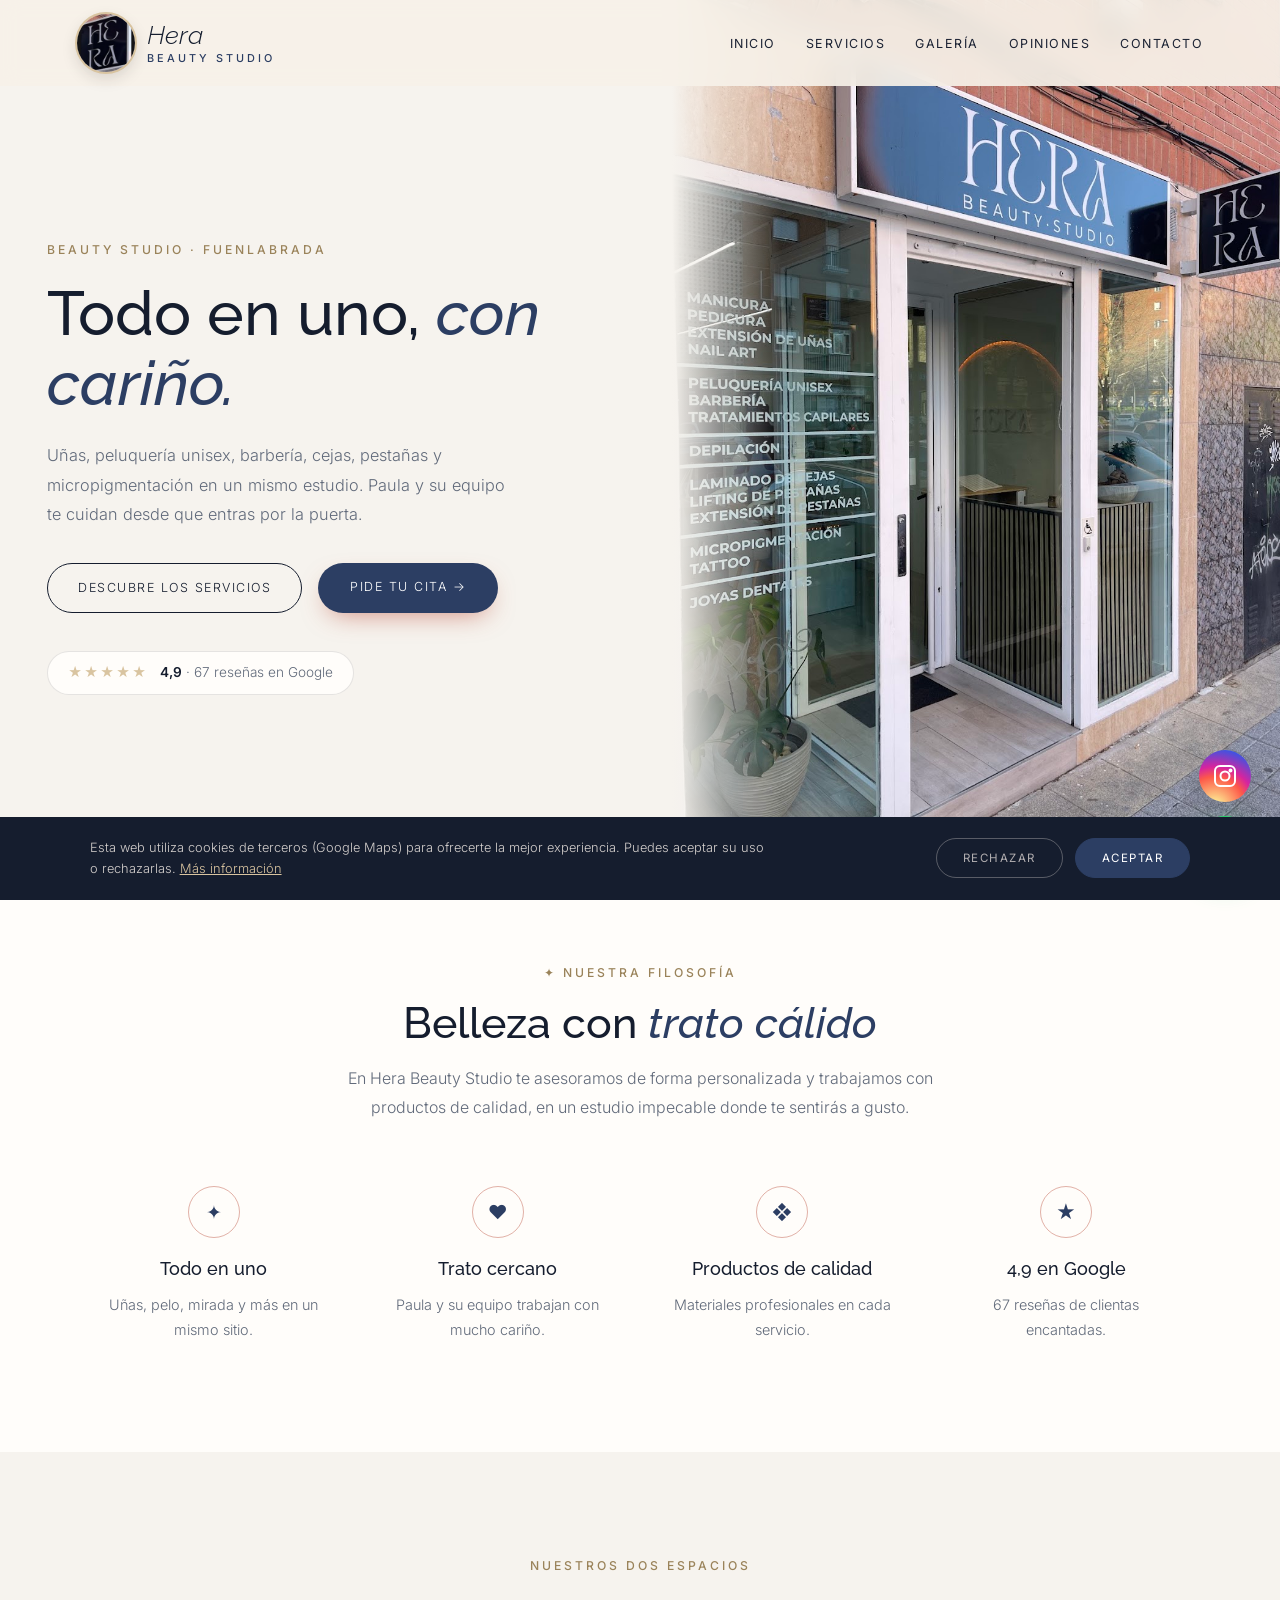
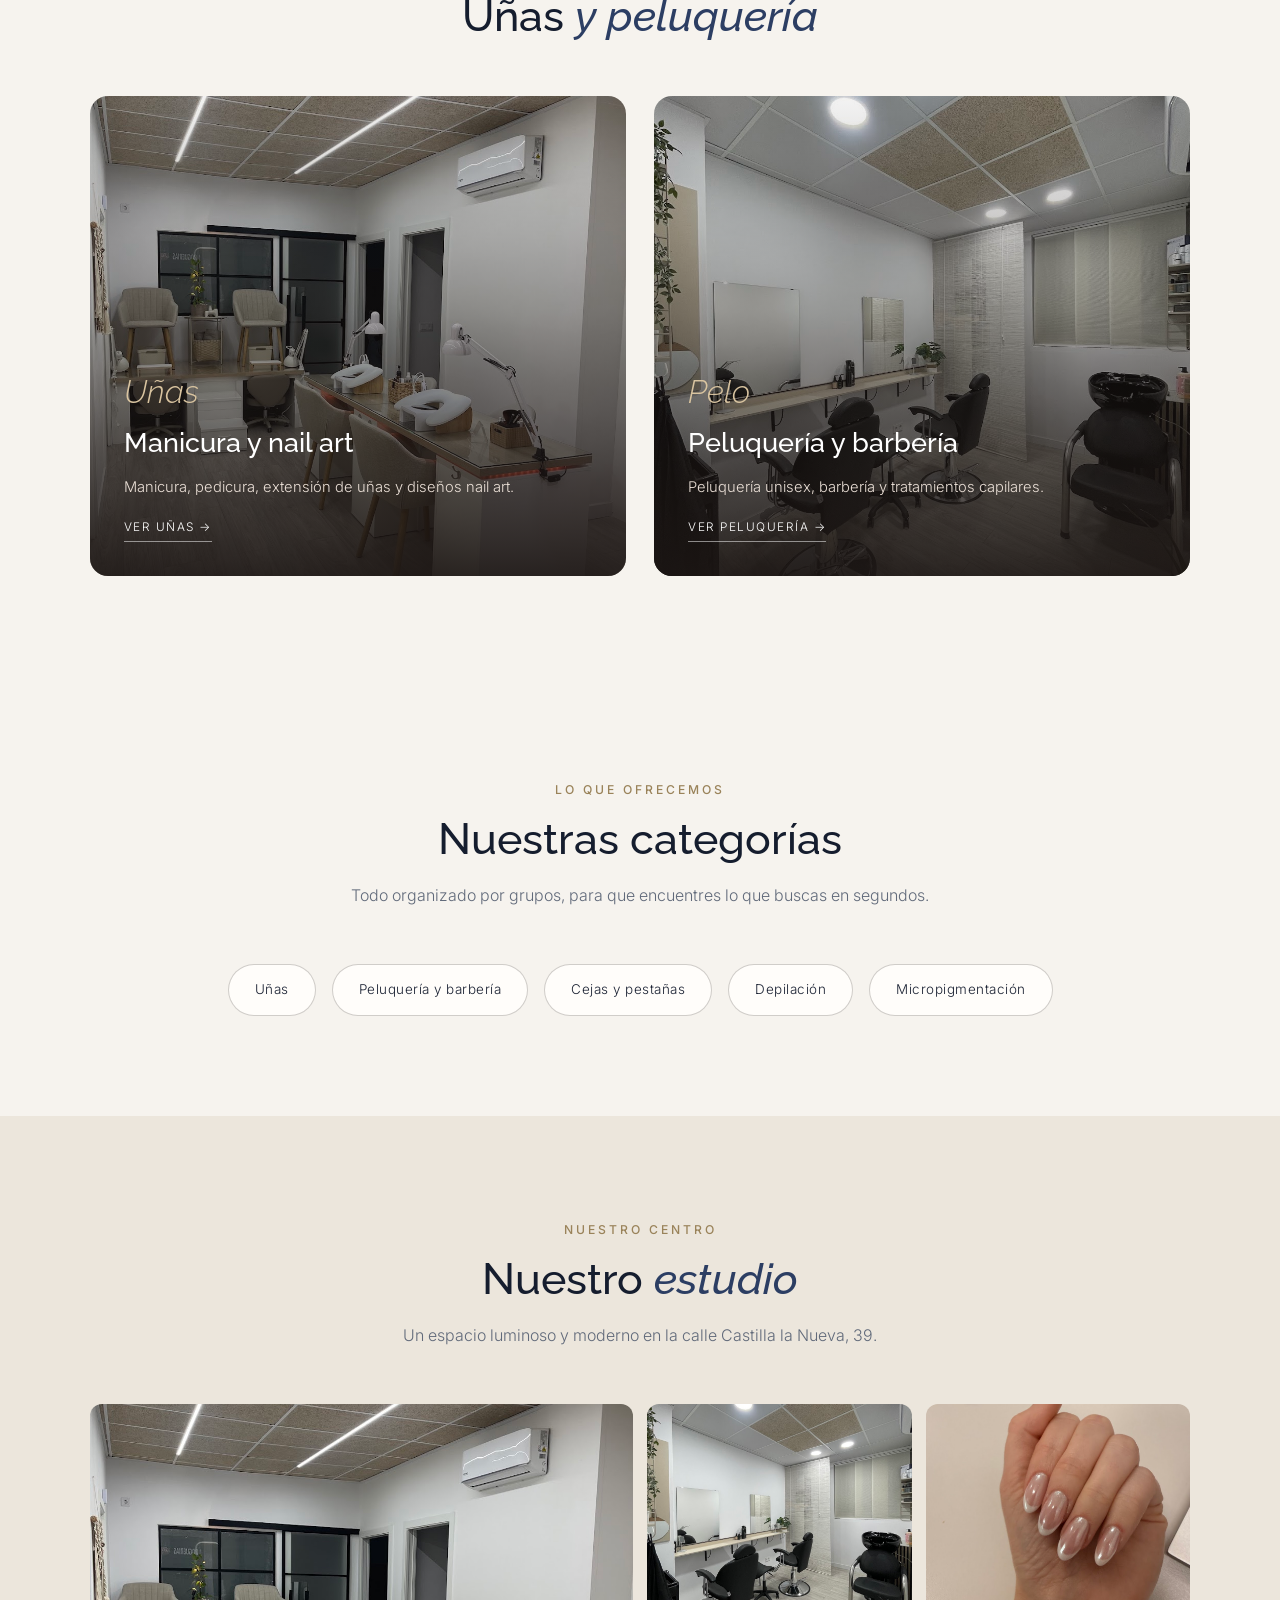
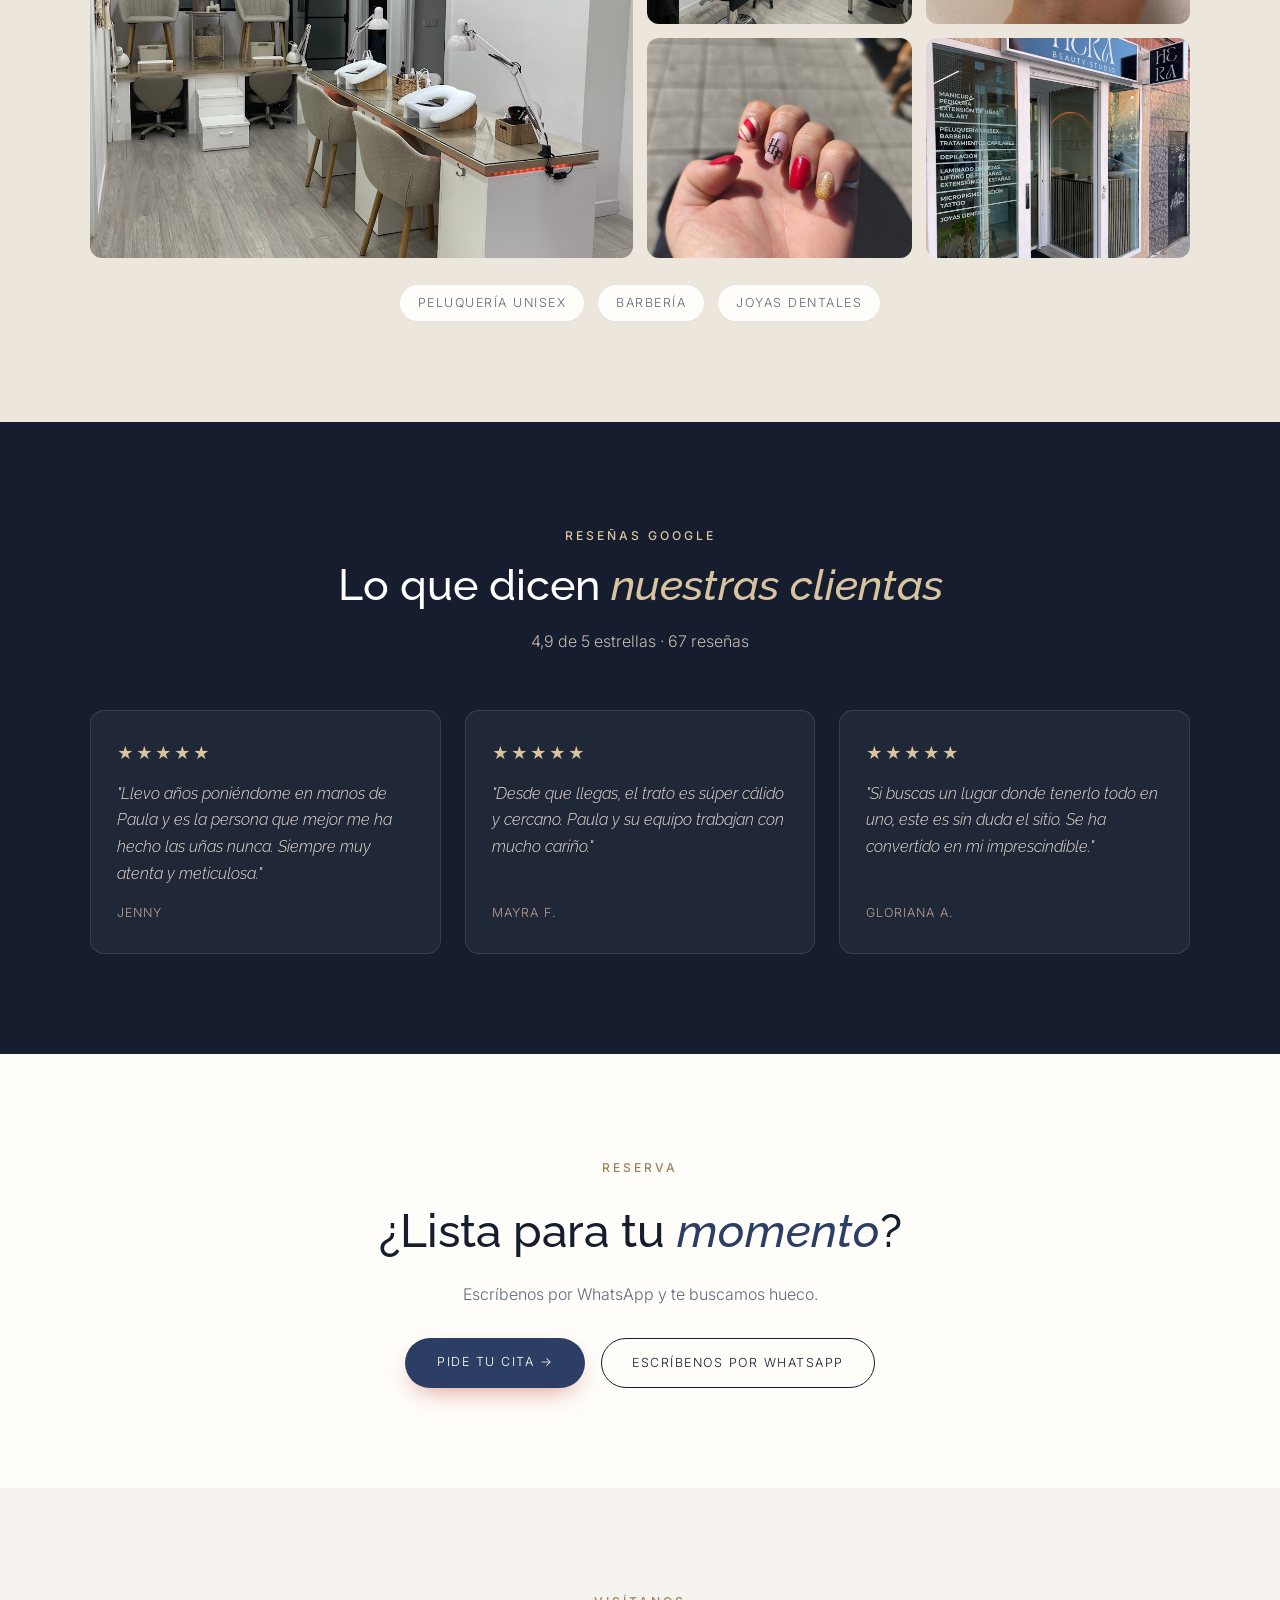
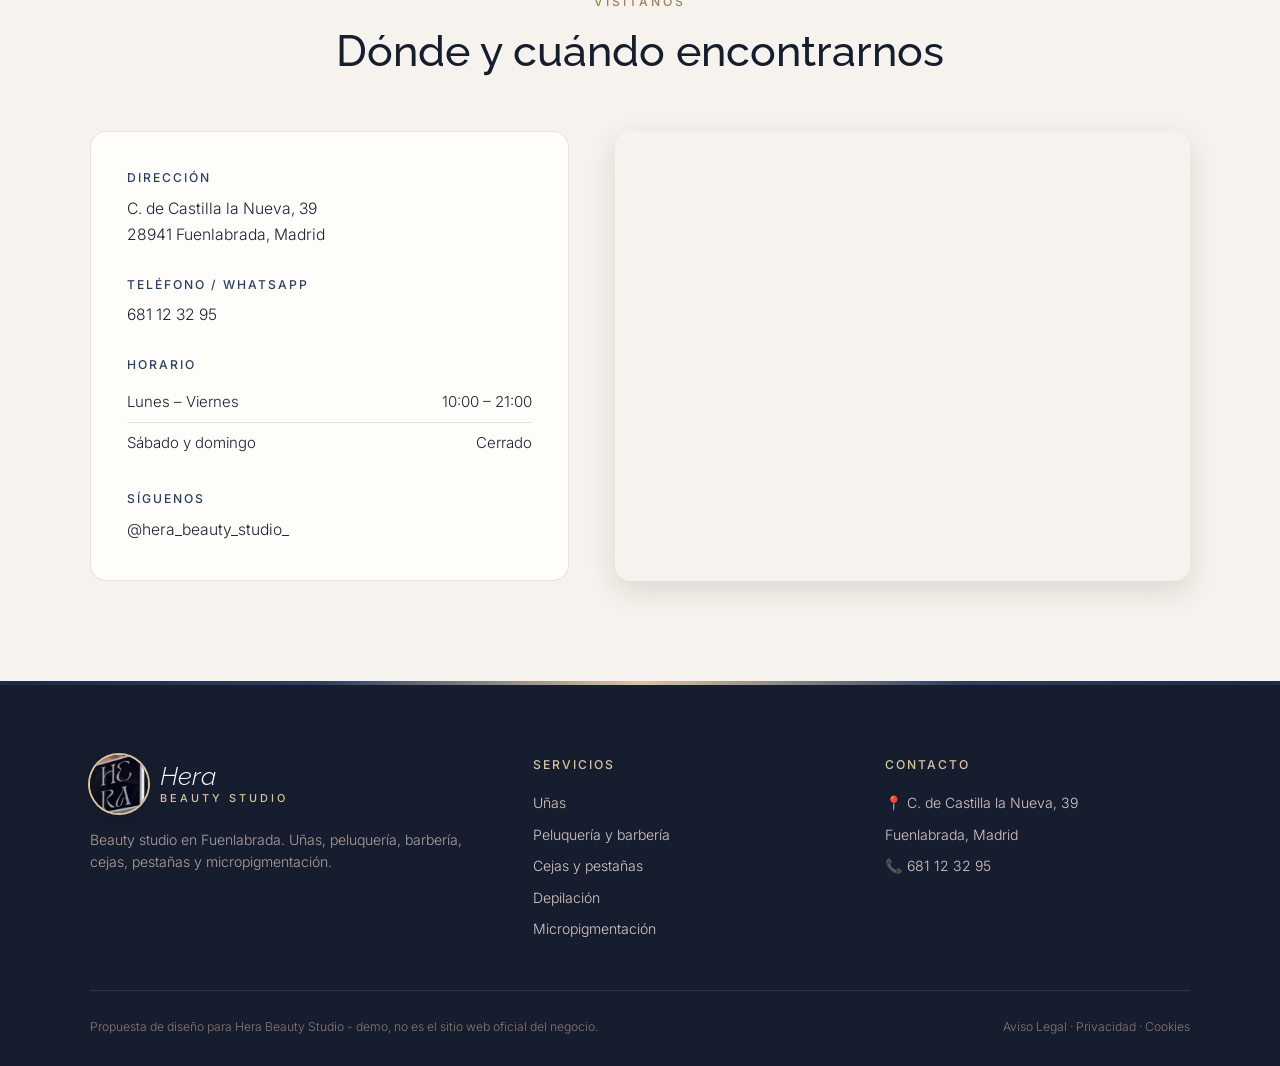
<file: index.html>
<!DOCTYPE html>
<html lang="es">
<head>
<meta charset="UTF-8">
<meta name="viewport" content="width=device-width, initial-scale=1.0">
<title>Hera Beauty Studio — Uñas, peluquería y estética en Fuenlabrada</title>
<meta name="description" content="Hera Beauty Studio en C. de Castilla la Nueva 39 (Fuenlabrada). Manicura, pedicura, extensión de uñas y nail art, peluquería unisex y barbería, depilación, cejas y pestañas, micropigmentación y joyas dentales. 4,9★ en Google.">
<meta name="theme-color" content="#151d2e">
<meta property="og:title" content="Hera Beauty Studio · Fuenlabrada">
<meta property="og:image" content="maps_01.jpg">
<link rel="icon" href="logo.jpg">
<link rel="preconnect" href="https://fonts.googleapis.com"><link rel="preconnect" href="https://fonts.gstatic.com" crossorigin><link href="https://fonts.googleapis.com/css2?family=Raleway:ital,wght@0,500;0,600;1,500&family=Inter:wght@300;400;500;600&display=swap" rel="stylesheet">
<link rel="stylesheet" href="styles.css">
</head>
<body>

<header id="header">
  <a href="index.html" class="logo" aria-label="Hera Beauty Studio, inicio"><img src="logo.jpg" alt="" class="logo-badge"><span class="logo-text"><span class="script">Hera</span><small>Beauty Studio</small></span></a>
  <nav id="nav" aria-label="Navegación principal"><ul><li><a href="index.html#inicio">Inicio</a></li><li><a href="servicios.html">Servicios</a></li><li><a href="index.html#galeria">Galería</a></li><li><a href="index.html#opiniones">Opiniones</a></li><li><a href="index.html#contacto">Contacto</a></li></ul></nav><button class="nav-toggle" id="navToggle" aria-label="Abrir menú">☰</button>
</header>

<section class="hero" id="inicio">
  <div class="hero-text">
    <span class="eyebrow">Beauty studio · Fuenlabrada</span>
    <h1>Todo en uno, <em>con cariño.</em></h1>
    <p>Uñas, peluquería unisex, barbería, cejas, pestañas y micropigmentación en un mismo estudio. Paula y su equipo te cuidan desde que entras por la puerta.</p>
    <div class="hero-ctas">
      <a href="servicios.html" class="btn-outline">Descubre los servicios</a>
      <a href="https://wa.me/34681123295?text=Hola%2C%20quiero%20pedir%20cita%20en%20Hera%20Beauty%20Studio" class="btn-solid" target="_blank" rel="noopener">Pide tu cita →</a>
    </div>
    <a class="hero-rating" href="https://www.google.com/maps/search/?api=1&query=HERA+BEAUTY+STUDIO,+C.+de+Castilla+la+Nueva+39,+Fuenlabrada" target="_blank" rel="noopener"><span class="stars">★★★★★</span><span><strong>4,9</strong> · 67 reseñas en Google</span></a>
  </div>
  <div class="hero-img"><img src="maps_01.jpg" alt="Fachada de Hera Beauty Studio en Fuenlabrada" style="object-position:center 30%;"></div>
</section>

<section class="trust">
  <div class="section-head">
    <span class="eyebrow">✦ Nuestra filosofía</span>
    <h2>Belleza con <em>trato cálido</em></h2>
    <p>En Hera Beauty Studio te asesoramos de forma personalizada y trabajamos con productos de calidad, en un estudio impecable donde te sentirás a gusto.</p>
  </div>
  <div class="trust-grid">
    <div class="trust-card"><span class="trust-ic">✦</span><h3>Todo en uno</h3><p>Uñas, pelo, mirada y más en un mismo sitio.</p></div>
    <div class="trust-card"><span class="trust-ic">♥</span><h3>Trato cercano</h3><p>Paula y su equipo trabajan con mucho cariño.</p></div>
    <div class="trust-card"><span class="trust-ic">❖</span><h3>Productos de calidad</h3><p>Materiales profesionales en cada servicio.</p></div>
    <div class="trust-card"><span class="trust-ic">★</span><h3>4,9 en Google</h3><p>67 reseñas de clientas encantadas.</p></div>
  </div>
</section>

<section class="worlds">
  <div class="section-head">
    <span class="eyebrow">Nuestros dos espacios</span>
    <h2>Uñas <em>y peluquería</em></h2>
  </div>
  <div class="worlds-grid">
    <a href="servicios.html#unas" class="world-card"><img src="maps_05.jpg" alt="Manicura y nail art"><div class="world-text"><span class="script">Uñas</span><h3>Manicura y nail art</h3><p>Manicura, pedicura, extensión de uñas y diseños nail art.</p><span class="world-link">Ver uñas →</span></div></a>
    <a href="servicios.html#pelo" class="world-card"><img src="maps_02.jpg" alt="Peluquería y barbería"><div class="world-text"><span class="script">Pelo</span><h3>Peluquería y barbería</h3><p>Peluquería unisex, barbería y tratamientos capilares.</p><span class="world-link">Ver peluquería →</span></div></a>
  </div>
</section>

<section>
  <div class="section-head">
    <span class="eyebrow">Lo que ofrecemos</span>
    <h2>Nuestras categorías</h2>
    <p>Todo organizado por grupos, para que encuentres lo que buscas en segundos.</p>
  </div>
  <div class="cat-pills">
    <a href="servicios.html#unas" class="cat-pill">Uñas</a>
    <a href="servicios.html#pelo" class="cat-pill">Peluquería y barbería</a>
    <a href="servicios.html#mirada" class="cat-pill">Cejas y pestañas</a>
    <a href="servicios.html#depilacion" class="cat-pill">Depilación</a>
    <a href="servicios.html#micro" class="cat-pill">Micropigmentación</a>
  </div>
</section>

<section class="gallery-wrap" id="galeria">
  <div class="section-head">
    <span class="eyebrow">Nuestro centro</span>
    <h2>Nuestro <em>estudio</em></h2>
    <p>Un espacio luminoso y moderno en la calle Castilla la Nueva, 39.</p>
  </div>
  <div class="gallery">
    <figure class="big"><img src="maps_05.jpg" alt="Zona de uñas de Hera" loading="lazy"></figure>
    <figure><img src="maps_02.jpg" alt="Zona de peluquería" loading="lazy"></figure>
    <figure><img src="maps_03.jpg" alt="Uñas efecto perla" loading="lazy"></figure>
    <figure><img src="maps_04.jpg" alt="Nail art" loading="lazy"></figure>
    <figure><img src="maps_01.jpg" alt="Fachada de Hera Beauty Studio" loading="lazy"></figure>
  </div>
  <div class="brands"><span>Peluquería unisex</span><span>Barbería</span><span>Joyas dentales</span></div>
</section>

<section class="reviews-wrap" id="opiniones">
  <div class="section-head">
    <span class="eyebrow">Reseñas Google</span>
    <h2>Lo que dicen <em>nuestras clientas</em></h2>
    <p>4,9 de 5 estrellas · 67 reseñas</p>
  </div>
  <div class="review-grid">
    <div class="review-card"><div class="stars">★★★★★</div><p>"Llevo años poniéndome en manos de Paula y es la persona que mejor me ha hecho las uñas nunca. Siempre muy atenta y meticulosa."</p><cite>Jenny</cite></div>
    <div class="review-card"><div class="stars">★★★★★</div><p>"Desde que llegas, el trato es súper cálido y cercano. Paula y su equipo trabajan con mucho cariño."</p><cite>Mayra F.</cite></div>
    <div class="review-card"><div class="stars">★★★★★</div><p>"Si buscas un lugar donde tenerlo todo en uno, este es sin duda el sitio. Se ha convertido en mi imprescindible."</p><cite>Gloriana A.</cite></div>
  </div>
</section>

<section class="cta-section">
  <span class="eyebrow">Reserva</span>
  <h2>¿Lista para tu <em>momento</em>?</h2>
  <p>Escríbenos por WhatsApp y te buscamos hueco.</p>
  <div class="cta-row">
    <a href="https://wa.me/34681123295?text=Hola%2C%20quiero%20pedir%20cita%20en%20Hera%20Beauty%20Studio" class="btn-solid" target="_blank" rel="noopener">Pide tu cita →</a>
    <a href="https://wa.me/34681123295?text=Hola%2C%20quiero%20pedir%20cita%20en%20Hera%20Beauty%20Studio" class="btn-outline" target="_blank" rel="noopener">Escríbenos por WhatsApp</a>
  </div>
</section>

<section class="contact-section" id="contacto">
  <div class="section-head">
    <span class="eyebrow">Visítanos</span>
    <h2>Dónde y cuándo encontrarnos</h2>
  </div>
  <div class="contact-grid">
    <div class="contact-info">
      <div class="contact-block"><h3>Dirección</h3><p>C. de Castilla la Nueva, 39<br>28941 Fuenlabrada, Madrid</p></div>
      <div class="contact-block"><h3>Teléfono / WhatsApp</h3><p><a href="tel:+34681123295">681 12 32 95</a></p></div>
      <div class="contact-block"><h3>Horario</h3><ul class="hours-list"><li><span>Lunes – Viernes</span><span>10:00 – 21:00</span></li><li><span>Sábado y domingo</span><span>Cerrado</span></li></ul></div>
      <div class="contact-block"><h3>Síguenos</h3><p><a href="https://www.instagram.com/hera_beauty_studio_/" target="_blank" rel="noopener">@hera_beauty_studio_</a></p></div>
    </div>
    <div class="contact-map">
      <iframe title="Mapa de Hera Beauty Studio" src="https://www.google.com/maps?q=HERA+BEAUTY+STUDIO,+C.+de+Castilla+la+Nueva+39,+Fuenlabrada&output=embed" width="100%" height="100%" style="border:0;" allowfullscreen="" loading="lazy" referrerpolicy="no-referrer-when-downgrade"></iframe>
    </div>
  </div>
</section>

<footer>
  <div class="footer-grid">
    <div class="footer-brand">
      <a href="index.html" class="logo light"><img src="logo.jpg" alt="" class="logo-badge"><span class="logo-text"><span class="script">Hera</span><small>Beauty Studio</small></span></a>
      <p>Beauty studio en Fuenlabrada. Uñas, peluquería, barbería, cejas, pestañas y micropigmentación.</p>
    </div>
    <div><h4>Servicios</h4><ul><li><a href="servicios.html#unas">Uñas</a></li><li><a href="servicios.html#pelo">Peluquería y barbería</a></li><li><a href="servicios.html#mirada">Cejas y pestañas</a></li><li><a href="servicios.html#depilacion">Depilación</a></li><li><a href="servicios.html#micro">Micropigmentación</a></li></ul></div>
    <div><h4>Contacto</h4><ul><li>📍 C. de Castilla la Nueva, 39</li><li>Fuenlabrada, Madrid</li><li>📞 <a href="tel:+34681123295">681 12 32 95</a></li></ul></div>
  </div>
  <div class="footer-bottom">
    <span>Propuesta de diseño para Hera Beauty Studio - demo, no es el sitio web oficial del negocio.</span>
    <span><a href="aviso-legal.html">Aviso Legal</a> &middot; <a href="politica-privacidad.html">Privacidad</a> &middot; <a href="politica-cookies.html">Cookies</a></span>
  </div>
</footer>

<div id="cookie-banner" class="cookie-banner"><p>Esta web utiliza cookies de terceros (Google Maps) para ofrecerte la mejor experiencia. Puedes aceptar su uso o rechazarlas. <a href="politica-cookies.html">Más información</a></p><div class="cookie-actions"><button onclick="setCookieChoice('rejected')" class="ck-reject">Rechazar</button><button onclick="setCookieChoice('accepted')" class="ck-accept">Aceptar</button></div></div>
<div class="social-fabs"><a class="ig-fab" href="https://www.instagram.com/hera_beauty_studio_/" target="_blank" rel="noopener" aria-label="Visitar Instagram"><svg width="24" height="24" viewBox="0 0 24 24" fill="none" stroke="white" stroke-width="2"><rect x="2" y="2" width="20" height="20" rx="5"/><circle cx="12" cy="12" r="4.5"/><circle cx="17.5" cy="6.5" r="1" fill="white"/></svg></a><a class="wa-fab" href="https://wa.me/34681123295?text=Hola%2C%20quiero%20pedir%20cita%20en%20Hera%20Beauty%20Studio" target="_blank" rel="noopener" aria-label="Escribir por WhatsApp"><svg width="28" height="28" viewBox="0 0 24 24" fill="white"><path d="M17.5 14.4c-.3-.1-1.8-.9-2-1s-.5-.1-.7.1-.8 1-.9 1.2-.3.2-.6.1a8.2 8.2 0 0 1-2.4-1.5 9 9 0 0 1-1.7-2.1c-.2-.3 0-.5.1-.6l.4-.5.3-.5v-.5l-.9-2.2c-.2-.6-.5-.5-.7-.5h-.6a1.1 1.1 0 0 0-.8.4 3.4 3.4 0 0 0-1 2.5 5.9 5.9 0 0 0 1.2 3.1 13.5 13.5 0 0 0 5.2 4.6c2.6 1 2.6.7 3.1.6a2.6 2.6 0 0 0 1.7-1.2 2.1 2.1 0 0 0 .2-1.2c-.1-.1-.3-.2-.6-.3ZM12 21.8a9.8 9.8 0 0 1-5-1.4l-.4-.2-3.7 1 1-3.6-.2-.4A9.8 9.8 0 1 1 12 21.8Zm8.4-18.3A11.8 11.8 0 0 0 1.8 17.7L.2 23.8l6.3-1.6a11.8 11.8 0 0 0 5.6 1.4A11.8 11.8 0 0 0 20.4 3.5Z"/></svg></a></div>
<script src="main.js"></script>
</body>
</html>
</file>
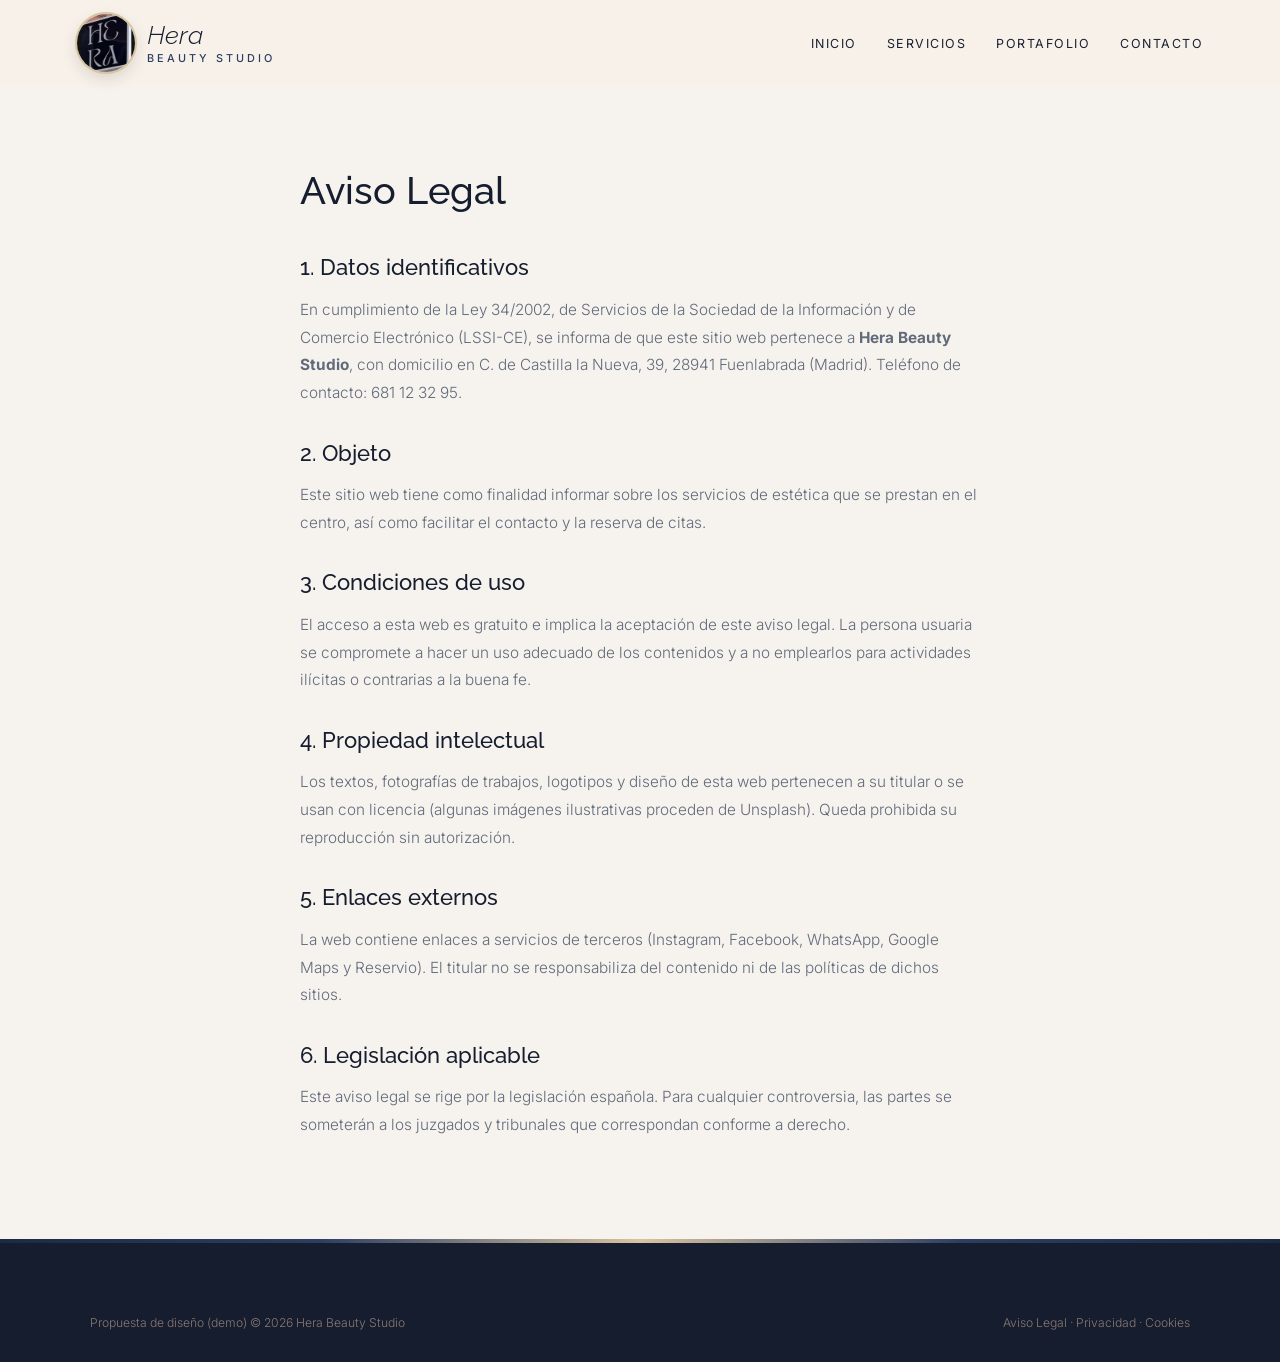
<file: aviso-legal.html>
<!DOCTYPE html>
<html lang="es">
<head>
<meta charset="UTF-8">
<meta name="viewport" content="width=device-width, initial-scale=1.0">
<title>Aviso Legal — Hera Beauty Studio</title>
<meta name="robots" content="noindex">
<link rel="icon" href="logo.jpg">
<link rel="preconnect" href="https://fonts.googleapis.com">
<link href="https://fonts.googleapis.com/css2?family=Raleway:ital,wght@0,500;0,600;1,500&family=Inter:wght@300;400;500;600&display=swap" rel="stylesheet">
<link rel="stylesheet" href="styles.css">
</head>
<body>
<header id="header" class="scrolled">
  <a href="index.html" class="logo" aria-label="Hera Beauty Studio, inicio">
    <img src="logo.jpg" alt="" class="logo-badge">
    <span class="logo-text"><span class="script">Hera</span><small>Beauty Studio</small></span>
  </a>
  <nav id="nav" aria-label="Navegación principal">
    <ul>
      <li><a href="index.html#inicio">Inicio</a></li>
      <li><a href="servicios.html">Servicios</a></li>
      <li><a href="portafolio.html">Portafolio</a></li>
      <li><a href="index.html#contacto">Contacto</a></li>
    </ul>
  </nav>
  <button class="nav-toggle" id="navToggle" aria-label="Abrir menú">☰</button>
</header>
<main class="legal"><h1>Aviso Legal</h1>
<h2>1. Datos identificativos</h2>
<p>En cumplimiento de la Ley 34/2002, de Servicios de la Sociedad de la Información y de Comercio Electrónico (LSSI-CE), se informa de que este sitio web pertenece a <strong>Hera Beauty Studio</strong>, con domicilio en C. de Castilla la Nueva, 39, 28941 Fuenlabrada (Madrid). Teléfono de contacto: 681 12 32 95.</p>
<h2>2. Objeto</h2>
<p>Este sitio web tiene como finalidad informar sobre los servicios de estética que se prestan en el centro, así como facilitar el contacto y la reserva de citas.</p>
<h2>3. Condiciones de uso</h2>
<p>El acceso a esta web es gratuito e implica la aceptación de este aviso legal. La persona usuaria se compromete a hacer un uso adecuado de los contenidos y a no emplearlos para actividades ilícitas o contrarias a la buena fe.</p>
<h2>4. Propiedad intelectual</h2>
<p>Los textos, fotografías de trabajos, logotipos y diseño de esta web pertenecen a su titular o se usan con licencia (algunas imágenes ilustrativas proceden de Unsplash). Queda prohibida su reproducción sin autorización.</p>
<h2>5. Enlaces externos</h2>
<p>La web contiene enlaces a servicios de terceros (Instagram, Facebook, WhatsApp, Google Maps y Reservio). El titular no se responsabiliza del contenido ni de las políticas de dichos sitios.</p>
<h2>6. Legislación aplicable</h2>
<p>Este aviso legal se rige por la legislación española. Para cualquier controversia, las partes se someterán a los juzgados y tribunales que correspondan conforme a derecho.</p></main>
<footer>
  <div class="footer-bottom" style="margin-top:0">
    <span>Propuesta de diseño (demo) © 2026 Hera Beauty Studio</span>
    <span><a href="aviso-legal.html">Aviso Legal</a> &middot; <a href="politica-privacidad.html">Privacidad</a> &middot; <a href="politica-cookies.html">Cookies</a></span>
  </div>
</footer>
<script src="main.js"></script>
</body>
</html>
</file>
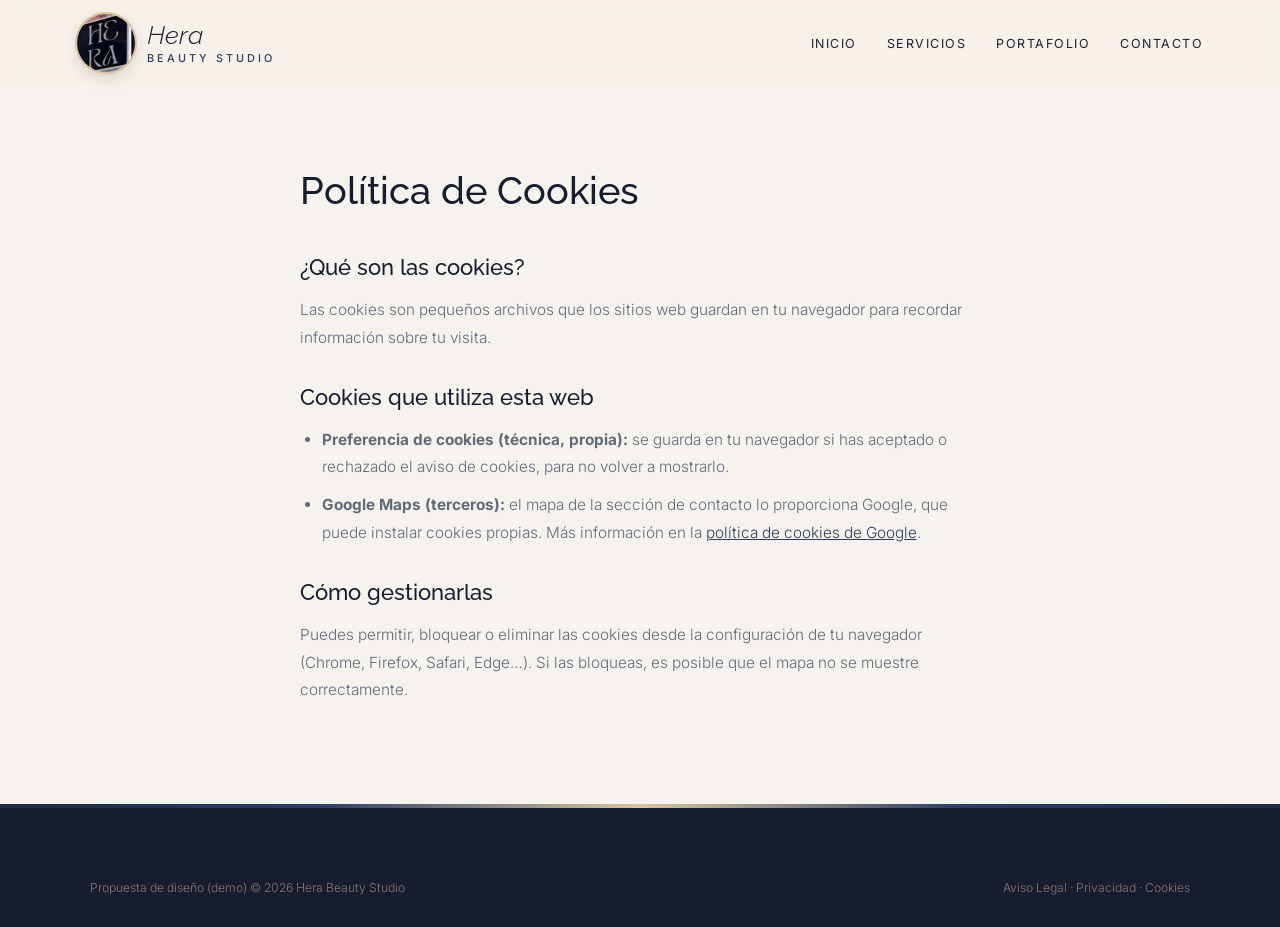
<file: politica-cookies.html>
<!DOCTYPE html>
<html lang="es">
<head>
<meta charset="UTF-8">
<meta name="viewport" content="width=device-width, initial-scale=1.0">
<title>Política de Cookies — Hera Beauty Studio</title>
<meta name="robots" content="noindex">
<link rel="icon" href="logo.jpg">
<link rel="preconnect" href="https://fonts.googleapis.com">
<link href="https://fonts.googleapis.com/css2?family=Raleway:ital,wght@0,500;0,600;1,500&family=Inter:wght@300;400;500;600&display=swap" rel="stylesheet">
<link rel="stylesheet" href="styles.css">
</head>
<body>
<header id="header" class="scrolled">
  <a href="index.html" class="logo" aria-label="Hera Beauty Studio, inicio">
    <img src="logo.jpg" alt="" class="logo-badge">
    <span class="logo-text"><span class="script">Hera</span><small>Beauty Studio</small></span>
  </a>
  <nav id="nav" aria-label="Navegación principal">
    <ul>
      <li><a href="index.html#inicio">Inicio</a></li>
      <li><a href="servicios.html">Servicios</a></li>
      <li><a href="portafolio.html">Portafolio</a></li>
      <li><a href="index.html#contacto">Contacto</a></li>
    </ul>
  </nav>
  <button class="nav-toggle" id="navToggle" aria-label="Abrir menú">☰</button>
</header>
<main class="legal"><h1>Política de Cookies</h1>
<h2>¿Qué son las cookies?</h2>
<p>Las cookies son pequeños archivos que los sitios web guardan en tu navegador para recordar información sobre tu visita.</p>
<h2>Cookies que utiliza esta web</h2>
<ul>
<li><strong>Preferencia de cookies (técnica, propia):</strong> se guarda en tu navegador si has aceptado o rechazado el aviso de cookies, para no volver a mostrarlo.</li>
<li><strong>Google Maps (terceros):</strong> el mapa de la sección de contacto lo proporciona Google, que puede instalar cookies propias. Más información en la <a href="https://policies.google.com/technologies/cookies" target="_blank" rel="noopener">política de cookies de Google</a>.</li>
</ul>
<h2>Cómo gestionarlas</h2>
<p>Puedes permitir, bloquear o eliminar las cookies desde la configuración de tu navegador (Chrome, Firefox, Safari, Edge…). Si las bloqueas, es posible que el mapa no se muestre correctamente.</p></main>
<footer>
  <div class="footer-bottom" style="margin-top:0">
    <span>Propuesta de diseño (demo) © 2026 Hera Beauty Studio</span>
    <span><a href="aviso-legal.html">Aviso Legal</a> &middot; <a href="politica-privacidad.html">Privacidad</a> &middot; <a href="politica-cookies.html">Cookies</a></span>
  </div>
</footer>
<script src="main.js"></script>
</body>
</html>
</file>
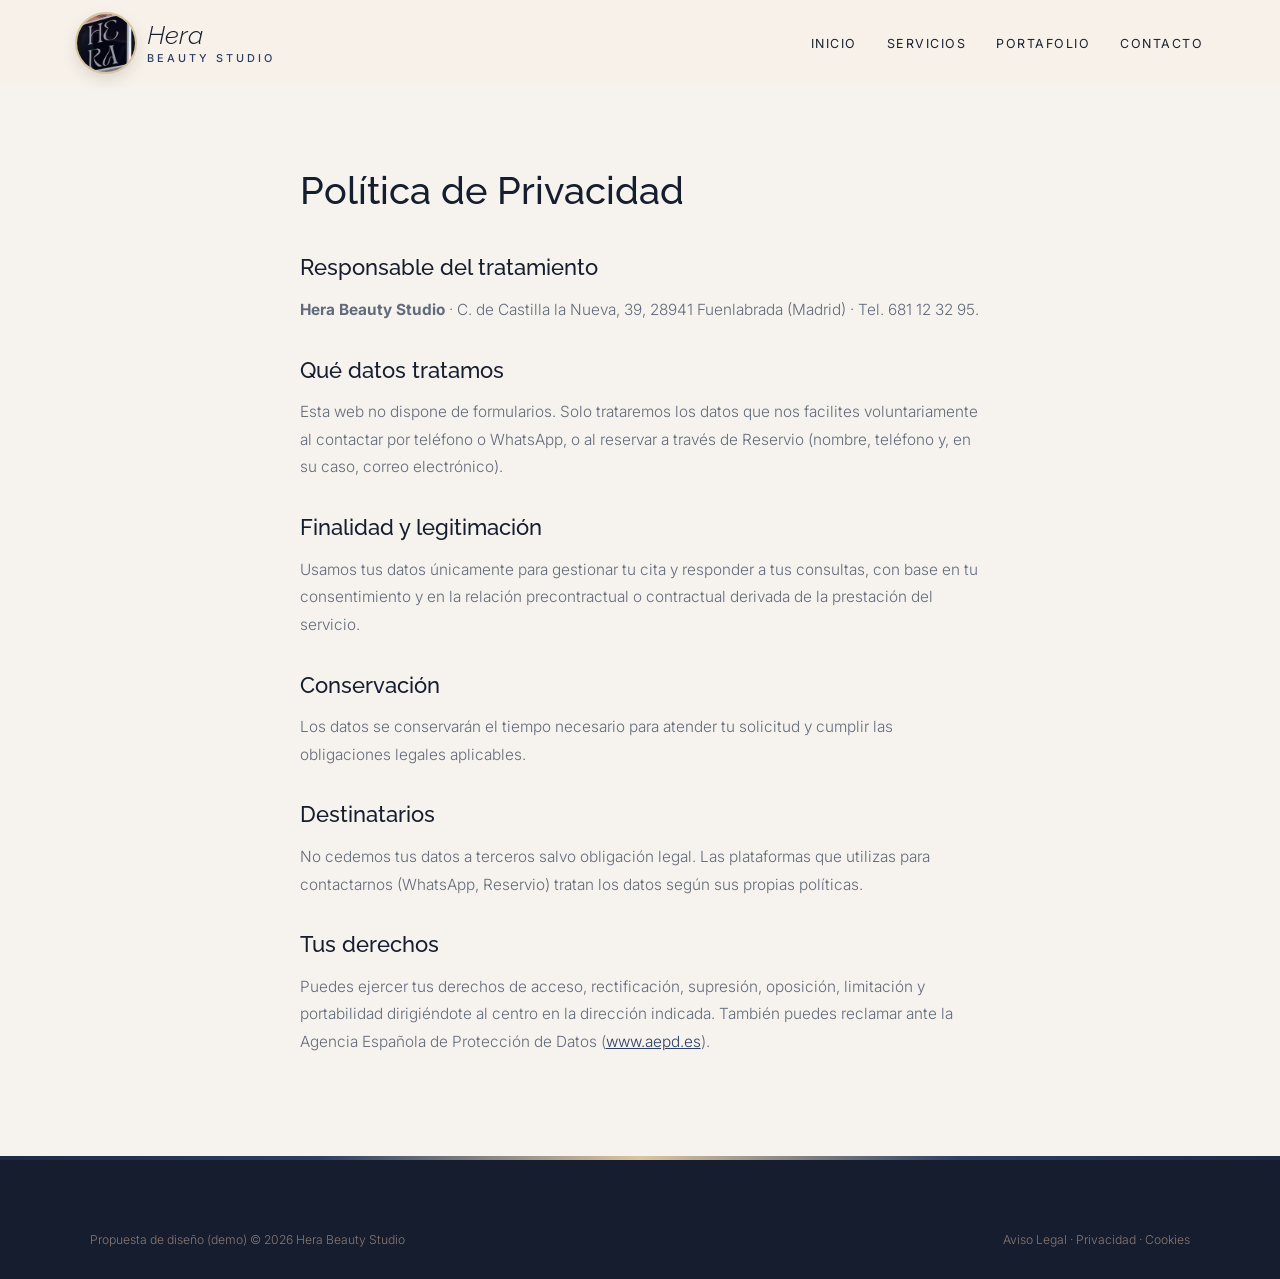
<file: politica-privacidad.html>
<!DOCTYPE html>
<html lang="es">
<head>
<meta charset="UTF-8">
<meta name="viewport" content="width=device-width, initial-scale=1.0">
<title>Política de Privacidad — Hera Beauty Studio</title>
<meta name="robots" content="noindex">
<link rel="icon" href="logo.jpg">
<link rel="preconnect" href="https://fonts.googleapis.com">
<link href="https://fonts.googleapis.com/css2?family=Raleway:ital,wght@0,500;0,600;1,500&family=Inter:wght@300;400;500;600&display=swap" rel="stylesheet">
<link rel="stylesheet" href="styles.css">
</head>
<body>
<header id="header" class="scrolled">
  <a href="index.html" class="logo" aria-label="Hera Beauty Studio, inicio">
    <img src="logo.jpg" alt="" class="logo-badge">
    <span class="logo-text"><span class="script">Hera</span><small>Beauty Studio</small></span>
  </a>
  <nav id="nav" aria-label="Navegación principal">
    <ul>
      <li><a href="index.html#inicio">Inicio</a></li>
      <li><a href="servicios.html">Servicios</a></li>
      <li><a href="portafolio.html">Portafolio</a></li>
      <li><a href="index.html#contacto">Contacto</a></li>
    </ul>
  </nav>
  <button class="nav-toggle" id="navToggle" aria-label="Abrir menú">☰</button>
</header>
<main class="legal"><h1>Política de Privacidad</h1>
<h2>Responsable del tratamiento</h2>
<p><strong>Hera Beauty Studio</strong> · C. de Castilla la Nueva, 39, 28941 Fuenlabrada (Madrid) · Tel. 681 12 32 95.</p>
<h2>Qué datos tratamos</h2>
<p>Esta web no dispone de formularios. Solo trataremos los datos que nos facilites voluntariamente al contactar por teléfono o WhatsApp, o al reservar a través de Reservio (nombre, teléfono y, en su caso, correo electrónico).</p>
<h2>Finalidad y legitimación</h2>
<p>Usamos tus datos únicamente para gestionar tu cita y responder a tus consultas, con base en tu consentimiento y en la relación precontractual o contractual derivada de la prestación del servicio.</p>
<h2>Conservación</h2>
<p>Los datos se conservarán el tiempo necesario para atender tu solicitud y cumplir las obligaciones legales aplicables.</p>
<h2>Destinatarios</h2>
<p>No cedemos tus datos a terceros salvo obligación legal. Las plataformas que utilizas para contactarnos (WhatsApp, Reservio) tratan los datos según sus propias políticas.</p>
<h2>Tus derechos</h2>
<p>Puedes ejercer tus derechos de acceso, rectificación, supresión, oposición, limitación y portabilidad dirigiéndote al centro en la dirección indicada. También puedes reclamar ante la Agencia Española de Protección de Datos (<a href="https://www.aepd.es" target="_blank" rel="noopener">www.aepd.es</a>).</p></main>
<footer>
  <div class="footer-bottom" style="margin-top:0">
    <span>Propuesta de diseño (demo) © 2026 Hera Beauty Studio</span>
    <span><a href="aviso-legal.html">Aviso Legal</a> &middot; <a href="politica-privacidad.html">Privacidad</a> &middot; <a href="politica-cookies.html">Cookies</a></span>
  </div>
</footer>
<script src="main.js"></script>
</body>
</html>
</file>
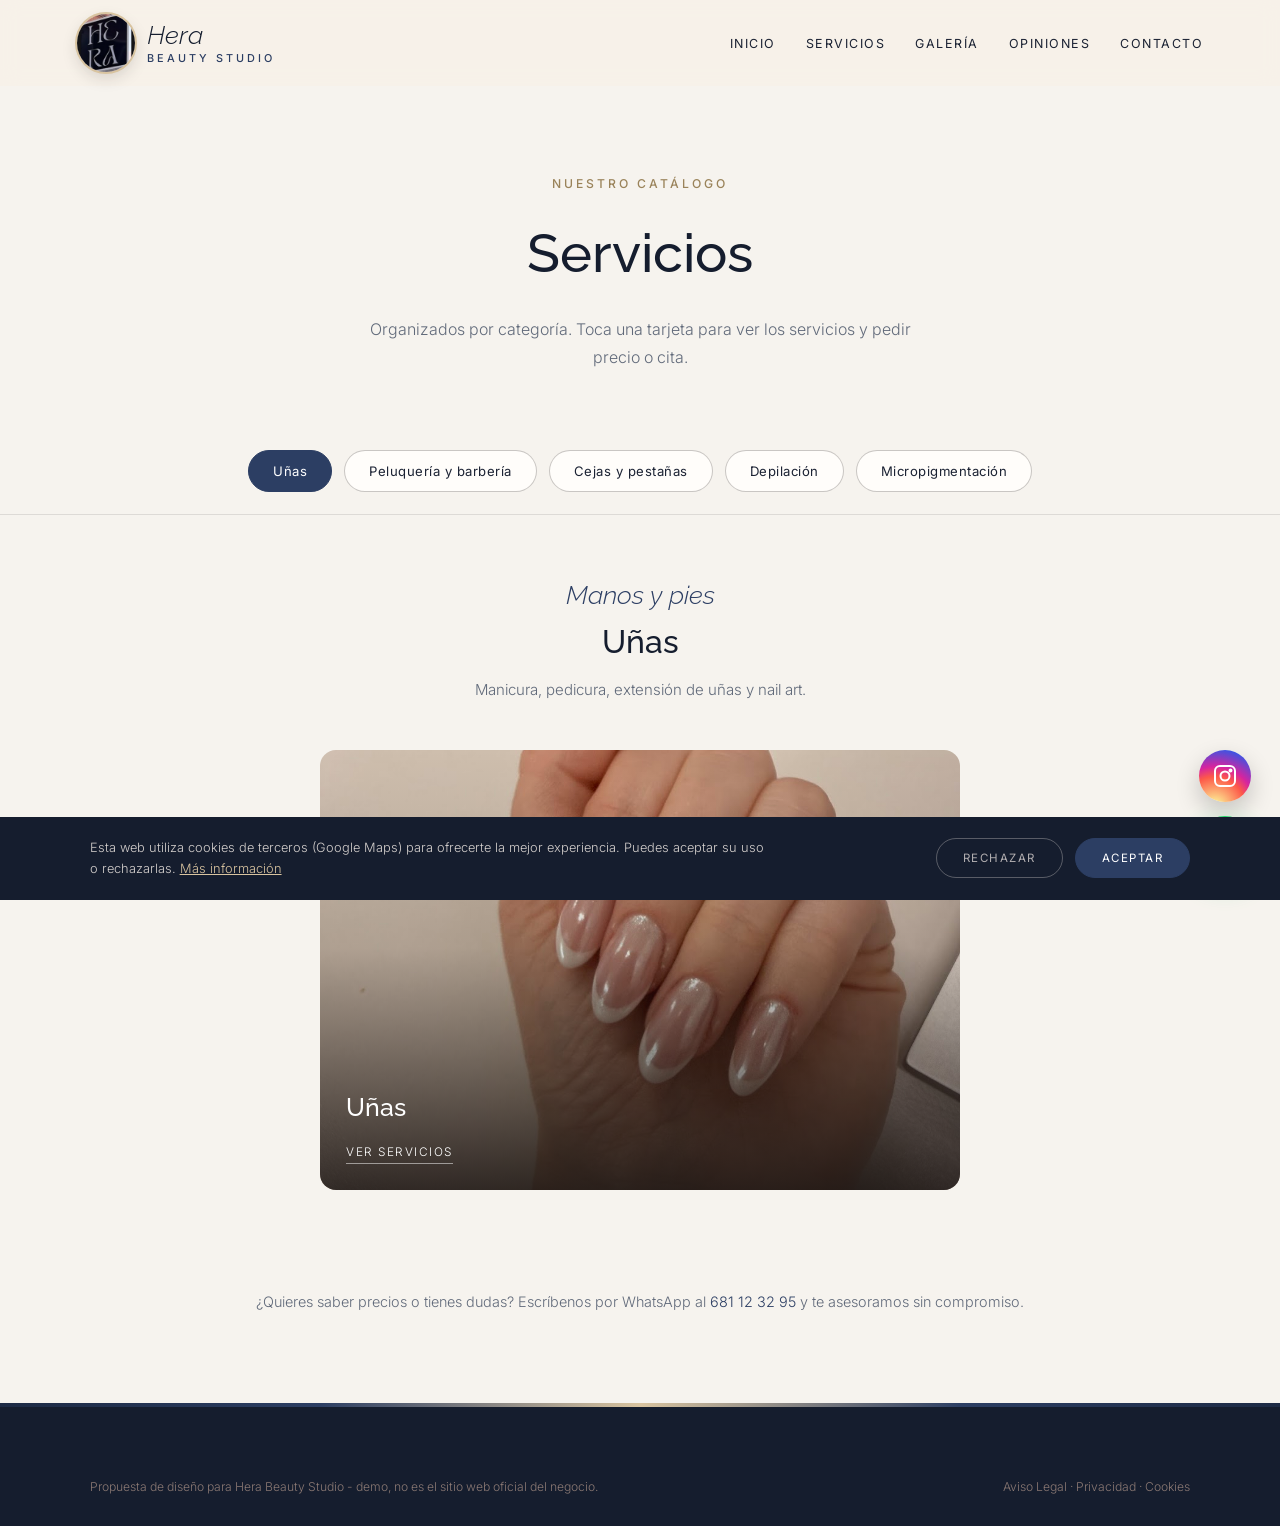
<file: servicios.html>
<!DOCTYPE html>
<html lang="es">
<head>
<meta charset="UTF-8">
<meta name="viewport" content="width=device-width, initial-scale=1.0">
<title>Servicios — Hera Beauty Studio · Fuenlabrada</title>
<meta name="description" content="Servicios de Hera Beauty Studio en Fuenlabrada.">
<link rel="icon" href="logo.jpg">
<link rel="preconnect" href="https://fonts.googleapis.com"><link rel="preconnect" href="https://fonts.gstatic.com" crossorigin><link href="https://fonts.googleapis.com/css2?family=Raleway:ital,wght@0,500;0,600;1,500&family=Inter:wght@300;400;500;600&display=swap" rel="stylesheet">
<link rel="stylesheet" href="styles.css">
</head>
<body>

<header id="header" class="scrolled">
  <a href="index.html" class="logo" aria-label="Hera Beauty Studio, inicio"><img src="logo.jpg" alt="" class="logo-badge"><span class="logo-text"><span class="script">Hera</span><small>Beauty Studio</small></span></a>
  <nav id="nav" aria-label="Navegación principal"><ul><li><a href="index.html#inicio">Inicio</a></li><li><a href="servicios.html">Servicios</a></li><li><a href="index.html#galeria">Galería</a></li><li><a href="index.html#opiniones">Opiniones</a></li><li><a href="index.html#contacto">Contacto</a></li></ul></nav><button class="nav-toggle" id="navToggle" aria-label="Abrir menú">☰</button>
</header>

<div class="page-hero">
  <span class="eyebrow">Nuestro catálogo</span>
  <h1>Servicios</h1>
  <p>Organizados por categoría. Toca una tarjeta para ver los servicios y pedir precio o cita.</p>
</div>

<div class="tabs">
  <button class="tab-btn active" data-tab="unas">Uñas</button>
  <button class="tab-btn" data-tab="pelo">Peluquería y barbería</button>
  <button class="tab-btn" data-tab="mirada">Cejas y pestañas</button>
  <button class="tab-btn" data-tab="depilacion">Depilación</button>
  <button class="tab-btn" data-tab="micro">Micropigmentación</button>
  
</div>

<div class="tab-panel active" id="unas">
  <div class="tab-intro"><span class="script">Manos y pies</span><h2>Uñas</h2><p>Manicura, pedicura, extensión de uñas y nail art.</p></div>
  <div class="cat-grid single">
    <div class="cat-card" onclick="openModal('unas')"><img src="maps_03.jpg" alt="Uñas" loading="lazy"><div class="cat-card-text"><h3>Uñas</h3><span>Ver servicios</span></div></div>
  </div>
</div>

<div class="tab-panel" id="pelo">
  <div class="tab-intro"><span class="script">Pelo</span><h2>Peluquería unisex y barbería</h2><p>Para ellas y para ellos.</p></div>
  <div class="cat-grid single">
    <div class="cat-card" onclick="openModal('pelo')"><img src="maps_02.jpg" alt="Peluquería y barbería" loading="lazy"><div class="cat-card-text"><h3>Peluquería y barbería</h3><span>Ver servicios</span></div></div>
  </div>
</div>

<div class="tab-panel" id="mirada">
  <div class="tab-intro"><span class="script">Mirada</span><h2>Cejas y pestañas</h2><p>Una mirada definida y natural.</p></div>
  <div class="cat-grid single">
    <div class="cat-card" onclick="openModal('mirada')"><img src="u_pestanas.jpg" alt="Cejas y pestañas" loading="lazy"><div class="cat-card-text"><h3>Cejas y pestañas</h3><span>Ver servicios</span></div></div>
  </div>
</div>

<div class="tab-panel" id="depilacion">
  <div class="tab-intro"><span class="script">Piel</span><h2>Depilación</h2><p>Piel suave y cuidada.</p></div>
  <div class="cat-grid single">
    <div class="cat-card" onclick="openModal('depilacion')"><img src="u_depilacion.jpg" alt="Depilación" loading="lazy"><div class="cat-card-text"><h3>Depilación</h3><span>Ver servicios</span></div></div>
  </div>
</div>

<div class="tab-panel" id="micro">
  <div class="tab-intro"><span class="script">Arte</span><h2>Micropigmentación, tattoo y joyas dentales</h2><p>Detalles que marcan la diferencia.</p></div>
  <div class="cat-grid">
    <div class="cat-card" onclick="openModal('micro')"><img src="u_micro.jpg" alt="Micropigmentación y tattoo" loading="lazy"><div class="cat-card-text"><h3>Micropigmentación y tattoo</h3><span>Ver servicios</span></div></div>
    <div class="cat-card" onclick="openModal('joyas')"><img src="maps_04.jpg" alt="Joyas dentales" loading="lazy"><div class="cat-card-text"><h3>Joyas dentales</h3><span>Ver servicios</span></div></div>
  </div>
</div>


<p class="services-note">¿Quieres saber precios o tienes dudas? Escríbenos por WhatsApp al <a href="https://wa.me/34681123295" target="_blank" rel="noopener" style="color:var(--red)">681 12 32 95</a> y te asesoramos sin compromiso.</p>

<div class="modal-overlay" id="modal-unas"><div class="modal">
  <button class="modal-close" onclick="closeModal('unas')" aria-label="Cerrar">×</button>
  <h3>Uñas</h3><p class="modal-sub">Manos y pies perfectos</p>
  <div class="svc-row"><div><div class="svc-name">Manicura</div><span class="svc-desc">Manos cuidadas y bonitas.</span></div><div class="svc-price">Consultar</div></div>
  <div class="svc-row"><div><div class="svc-name">Pedicura</div><span class="svc-desc">Pies cuidados con todo el detalle.</span></div><div class="svc-price">Consultar</div></div>
  <div class="svc-row"><div><div class="svc-name">Extensión de uñas</div><span class="svc-desc">Largo y forma a tu gusto.</span></div><div class="svc-price">Consultar</div></div>
  <div class="svc-row"><div><div class="svc-name">Nail art</div><span class="svc-desc">Diseños personalizados.</span></div><div class="svc-price">Consultar</div></div>
  <a class="modal-cta alt" href="https://wa.me/34681123295?text=Hola%2C%20quiero%20informaci%C3%B3n%20sobre%20u%C3%B1as" target="_blank" rel="noopener">Pedir cita por WhatsApp</a>
</div></div>

<div class="modal-overlay" id="modal-pelo"><div class="modal">
  <button class="modal-close" onclick="closeModal('pelo')" aria-label="Cerrar">×</button>
  <h3>Peluquería y barbería</h3><p class="modal-sub">Pelo cuidado</p>
  <div class="svc-row"><div><div class="svc-name">Peluquería unisex</div><span class="svc-desc">Cortes y peinados para mujer y hombre.</span></div><div class="svc-price">Consultar</div></div>
  <div class="svc-row"><div><div class="svc-name">Barbería</div><span class="svc-desc">Corte y arreglo para caballero.</span></div><div class="svc-price">Consultar</div></div>
  <div class="svc-row"><div><div class="svc-name">Tratamientos capilares</div><span class="svc-desc">Cuidado y salud para tu pelo.</span></div><div class="svc-price">Consultar</div></div>
  <a class="modal-cta alt" href="https://wa.me/34681123295?text=Hola%2C%20quiero%20informaci%C3%B3n%20sobre%20peluquer%C3%ADa%20y%20barber%C3%ADa" target="_blank" rel="noopener">Pedir cita por WhatsApp</a>
</div></div>

<div class="modal-overlay" id="modal-mirada"><div class="modal">
  <button class="modal-close" onclick="closeModal('mirada')" aria-label="Cerrar">×</button>
  <h3>Cejas y pestañas</h3><p class="modal-sub">Mirada de impacto</p>
  <div class="svc-row"><div><div class="svc-name">Laminado de cejas</div><span class="svc-desc">Cejas peinadas y definidas.</span></div><div class="svc-price">Consultar</div></div>
  <div class="svc-row"><div><div class="svc-name">Lifting de pestañas</div><span class="svc-desc">Pestañas elevadas desde la raíz.</span></div><div class="svc-price">Consultar</div></div>
  <div class="svc-row"><div><div class="svc-name">Extensión de pestañas</div><span class="svc-desc">Más volumen y longitud.</span></div><div class="svc-price">Consultar</div></div>
  <a class="modal-cta alt" href="https://wa.me/34681123295?text=Hola%2C%20quiero%20informaci%C3%B3n%20sobre%20cejas%20y%20pesta%C3%B1as" target="_blank" rel="noopener">Pedir cita por WhatsApp</a>
</div></div>

<div class="modal-overlay" id="modal-depilacion"><div class="modal">
  <button class="modal-close" onclick="closeModal('depilacion')" aria-label="Cerrar">×</button>
  <h3>Depilación</h3><p class="modal-sub">Piel suave</p>
  <div class="svc-row"><div><div class="svc-name">Depilación</div><span class="svc-desc">Rostro y cuerpo. Pregúntanos por las zonas.</span></div><div class="svc-price">Consultar</div></div>
  <a class="modal-cta alt" href="https://wa.me/34681123295?text=Hola%2C%20quiero%20informaci%C3%B3n%20sobre%20depilaci%C3%B3n" target="_blank" rel="noopener">Pedir cita por WhatsApp</a>
</div></div>

<div class="modal-overlay" id="modal-micro"><div class="modal">
  <button class="modal-close" onclick="closeModal('micro')" aria-label="Cerrar">×</button>
  <h3>Micropigmentación y tattoo</h3><p class="modal-sub">Resultados duraderos</p>
  <div class="svc-row"><div><div class="svc-name">Micropigmentación</div><span class="svc-desc">Cejas y rasgos definidos.</span></div><div class="svc-price">Consultar</div></div>
  <div class="svc-row"><div><div class="svc-name">Tattoo</div><span class="svc-desc">Pregúntanos por tu diseño.</span></div><div class="svc-price">Consultar</div></div>
  <a class="modal-cta alt" href="https://wa.me/34681123295?text=Hola%2C%20quiero%20informaci%C3%B3n%20sobre%20micropigmentaci%C3%B3n%20y%20tattoo" target="_blank" rel="noopener">Pedir cita por WhatsApp</a>
</div></div>

<div class="modal-overlay" id="modal-joyas"><div class="modal">
  <button class="modal-close" onclick="closeModal('joyas')" aria-label="Cerrar">×</button>
  <h3>Joyas dentales</h3><p class="modal-sub">Un toque de brillo</p>
  <div class="svc-row"><div><div class="svc-name">Joyas dentales</div><span class="svc-desc">Un detalle brillante en tu sonrisa.</span></div><div class="svc-price">Consultar</div></div>
  <a class="modal-cta alt" href="https://wa.me/34681123295?text=Hola%2C%20quiero%20informaci%C3%B3n%20sobre%20joyas%20dentales" target="_blank" rel="noopener">Pedir cita por WhatsApp</a>
</div></div>


<footer>
  <div class="footer-bottom" style="margin-top:0">
    <span>Propuesta de diseño para Hera Beauty Studio - demo, no es el sitio web oficial del negocio.</span>
    <span><a href="aviso-legal.html">Aviso Legal</a> &middot; <a href="politica-privacidad.html">Privacidad</a> &middot; <a href="politica-cookies.html">Cookies</a></span>
  </div>
</footer>

<div id="cookie-banner" class="cookie-banner"><p>Esta web utiliza cookies de terceros (Google Maps) para ofrecerte la mejor experiencia. Puedes aceptar su uso o rechazarlas. <a href="politica-cookies.html">Más información</a></p><div class="cookie-actions"><button onclick="setCookieChoice('rejected')" class="ck-reject">Rechazar</button><button onclick="setCookieChoice('accepted')" class="ck-accept">Aceptar</button></div></div>
<div class="social-fabs"><a class="ig-fab" href="https://www.instagram.com/hera_beauty_studio_/" target="_blank" rel="noopener" aria-label="Visitar Instagram"><svg width="24" height="24" viewBox="0 0 24 24" fill="none" stroke="white" stroke-width="2"><rect x="2" y="2" width="20" height="20" rx="5"/><circle cx="12" cy="12" r="4.5"/><circle cx="17.5" cy="6.5" r="1" fill="white"/></svg></a><a class="wa-fab" href="https://wa.me/34681123295?text=Hola%2C%20quiero%20pedir%20cita%20en%20Hera%20Beauty%20Studio" target="_blank" rel="noopener" aria-label="Escribir por WhatsApp"><svg width="28" height="28" viewBox="0 0 24 24" fill="white"><path d="M17.5 14.4c-.3-.1-1.8-.9-2-1s-.5-.1-.7.1-.8 1-.9 1.2-.3.2-.6.1a8.2 8.2 0 0 1-2.4-1.5 9 9 0 0 1-1.7-2.1c-.2-.3 0-.5.1-.6l.4-.5.3-.5v-.5l-.9-2.2c-.2-.6-.5-.5-.7-.5h-.6a1.1 1.1 0 0 0-.8.4 3.4 3.4 0 0 0-1 2.5 5.9 5.9 0 0 0 1.2 3.1 13.5 13.5 0 0 0 5.2 4.6c2.6 1 2.6.7 3.1.6a2.6 2.6 0 0 0 1.7-1.2 2.1 2.1 0 0 0 .2-1.2c-.1-.1-.3-.2-.6-.3ZM12 21.8a9.8 9.8 0 0 1-5-1.4l-.4-.2-3.7 1 1-3.6-.2-.4A9.8 9.8 0 1 1 12 21.8Zm8.4-18.3A11.8 11.8 0 0 0 1.8 17.7L.2 23.8l6.3-1.6a11.8 11.8 0 0 0 5.6 1.4A11.8 11.8 0 0 0 20.4 3.5Z"/></svg></a></div>
<script src="main.js"></script>
</body>
</html>
</file>
<file: styles.css>
:root{
  --cream:#f6f3ee; --paper:#fffdfa; --tint:#ece6dc; --ink:#1b2233; --dark:#151d2e; --muted:#616a7a;
  --red:#2c3e63; --red-dark:#1d2a44; --teal:#9a835a; --gold:#d9c4a0; --line:rgba(0,0,0,.1);
  --brand-gradient:linear-gradient(90deg,#1d2a44,#2c3e63,#d9c4a0,#2c3e63,#1d2a44);
}
*{margin:0;padding:0;box-sizing:border-box;}
html{scroll-behavior:smooth;}
body{font-family:'Inter',sans-serif;background:var(--cream);color:var(--ink);overflow-x:hidden;font-weight:300;line-height:1.6;}
a{text-decoration:none;color:inherit;}
h1,h2,h3{font-family:'Raleway',serif;font-weight:500;}
h1 em,h2 em{font-style:italic;color:var(--red);}
img{max-width:100%;display:block;}
.script{font-family:'Raleway',serif;font-style:italic;}

/* HEADER */
header{position:fixed;top:0;left:0;right:0;z-index:100;display:flex;justify-content:space-between;align-items:center;padding:14px 6%;background:rgba(247,241,233,.92);backdrop-filter:blur(10px);-webkit-backdrop-filter:blur(10px);transition:box-shadow .3s,padding .3s;}
header.scrolled{box-shadow:0 2px 24px rgba(28,22,20,.1);padding:8px 6%;}
.logo{display:flex;align-items:center;gap:12px;color:var(--dark);}
.logo-badge{width:58px;height:58px;border-radius:50%;object-fit:cover;box-shadow:0 0 0 2px var(--gold),0 6px 16px rgba(28,22,20,.15);transition:width .3s,height .3s;}
header.scrolled .logo-badge{width:46px;height:46px;}
.logo-text{display:flex;flex-direction:column;line-height:1;}
.logo-text .script{font-size:1.65rem;color:var(--dark);}
.logo-text small{font-size:.68rem;letter-spacing:3px;text-transform:uppercase;color:var(--red);margin-top:4px;font-weight:500;}
.logo.light .logo-text .script{color:#fff;}
.logo.light .logo-text small{color:var(--gold);}
nav ul{list-style:none;display:flex;gap:30px;}
nav a{font-size:.78rem;letter-spacing:1.5px;text-transform:uppercase;font-weight:400;position:relative;padding:4px 0;}
nav a::after{content:"";position:absolute;left:0;bottom:-2px;height:1px;width:100%;background:var(--red);transform:scaleX(0);transform-origin:right;transition:transform .3s;}
nav a:hover::after{transform:scaleX(1);transform-origin:left;}
.nav-toggle{display:none;font-size:1.6rem;background:none;border:none;color:var(--dark);cursor:pointer;}

/* BOTONES */
.btn-outline{display:inline-block;border:1px solid var(--dark);color:var(--dark);padding:14px 30px;font-size:.78rem;letter-spacing:1.5px;text-transform:uppercase;border-radius:40px;transition:all .25s;}
.btn-outline:hover{background:var(--dark);color:var(--cream);}
.btn-outline.light{border-color:rgba(255,255,255,.5);color:#fff;}
.btn-outline.light:hover{background:#fff;color:var(--dark);}
.btn-solid{display:inline-block;background:var(--red);color:#fff;padding:14px 32px;font-size:.78rem;letter-spacing:1.5px;text-transform:uppercase;border-radius:40px;transition:transform .25s,box-shadow .25s,background .25s;box-shadow:0 10px 26px -10px rgba(181,64,44,.6);}
.btn-solid:hover{transform:translateY(-2px);background:var(--red-dark);}

/* HERO */
.hero{min-height:95vh;display:grid;grid-template-columns:1.05fr .95fr;align-items:stretch;padding:0;}
.hero-text{display:flex;flex-direction:column;justify-content:center;padding:150px 7% 70px;}
.eyebrow{display:inline-block;color:var(--teal);text-transform:uppercase;letter-spacing:3px;font-size:.76rem;font-weight:500;}
.hero-text .eyebrow{margin-bottom:20px;}
.hero-text h1{font-size:clamp(2.4rem,5vw,3.9rem);line-height:1.12;margin-bottom:22px;color:var(--dark);}
.hero-text p{font-size:1.02rem;color:var(--muted);max-width:470px;line-height:1.8;margin-bottom:34px;}
.hero-ctas{display:flex;gap:16px;flex-wrap:wrap;}
.hero-rating{display:inline-flex;align-items:center;gap:12px;margin-top:38px;padding:10px 20px;border:1px solid var(--line);border-radius:40px;background:var(--paper);font-size:.85rem;color:var(--muted);align-self:flex-start;}
.hero-rating strong{color:var(--dark);font-weight:600;}
.stars{color:var(--gold);letter-spacing:2px;}
.hero-img{position:relative;overflow:hidden;}
.hero-img img{width:100%;height:100%;object-fit:cover;position:absolute;inset:0;}
.hero-img::after{content:"";position:absolute;inset:0;background:linear-gradient(90deg,var(--cream) 0%,rgba(247,241,233,0) 18%);}

/* SECCIONES */
section{padding:100px 7%;}
.section-head{text-align:center;max-width:640px;margin:0 auto 54px;}
.section-head h2{font-size:clamp(1.9rem,4vw,2.7rem);margin-top:12px;color:var(--dark);line-height:1.2;}
.section-head p{margin-top:16px;color:var(--muted);line-height:1.8;}

.trust{background:var(--paper);border-top:4px solid transparent;border-image:var(--brand-gradient) 1;}
.trust-grid{display:grid;grid-template-columns:repeat(auto-fit,minmax(230px,1fr));gap:36px;max-width:1150px;margin:0 auto;}
.trust-card{text-align:center;padding:10px;}
.trust-ic{display:inline-grid;place-items:center;width:52px;height:52px;border-radius:50%;border:1px solid rgba(181,64,44,.4);color:var(--red);font-size:1.2rem;margin-bottom:16px;}
.trust-card h3{font-size:1.15rem;color:var(--dark);margin-bottom:10px;}
.trust-card p{font-size:.9rem;color:var(--muted);line-height:1.7;}

/* DOS MUNDOS */
.worlds{background:var(--cream);}
.worlds-grid{display:grid;grid-template-columns:1fr 1fr;gap:28px;max-width:1150px;margin:0 auto;}
.world-card{position:relative;border-radius:18px;overflow:hidden;min-height:480px;display:flex;align-items:flex-end;color:#fff;}
.world-card img{position:absolute;inset:0;width:100%;height:100%;object-fit:cover;transition:transform .6s;}
.world-card:hover img{transform:scale(1.05);}
.world-card::after{content:"";position:absolute;inset:0;background:linear-gradient(to top,rgba(28,22,20,.92) 0%,rgba(28,22,20,.35) 55%,rgba(28,22,20,.05) 100%);}
.world-text{position:relative;z-index:2;padding:34px;}
.world-text .script{font-size:2rem;color:var(--gold);}
.world-text h3{font-size:1.7rem;margin:4px 0 10px;}
.world-text p{font-size:.92rem;color:#eadfd6;line-height:1.7;max-width:440px;}
.world-link{display:inline-block;margin-top:18px;font-size:.74rem;letter-spacing:1.5px;text-transform:uppercase;border-bottom:1px solid rgba(255,255,255,.5);padding-bottom:4px;}

/* PILLS */
.cat-pills{display:flex;flex-wrap:wrap;gap:16px;justify-content:center;max-width:1000px;margin:0 auto;}
.cat-pill{border:1px solid rgba(43,33,29,.22);padding:14px 26px;border-radius:30px;font-size:.84rem;letter-spacing:.5px;transition:all .2s;background:var(--paper);}
.cat-pill:hover{background:var(--red);color:#fff;border-color:var(--red);}

/* GALERIA */
.gallery-wrap{background:var(--tint);}
.gallery{max-width:1200px;margin:0 auto;display:grid;grid-template-columns:repeat(4,1fr);grid-auto-rows:220px;gap:14px;}
.gallery figure{overflow:hidden;border-radius:12px;margin:0;}
.gallery img{width:100%;height:100%;object-fit:cover;transition:transform .5s;}
.gallery figure:hover img{transform:scale(1.05);}
.gallery .big{grid-column:span 2;grid-row:span 2;}

/* RESEÑAS */
.reviews-wrap{background:var(--dark);color:#fff;position:relative;}
.reviews-wrap .section-head h2{color:#fff;}
.reviews-wrap .section-head h2 em{color:var(--gold);}
.reviews-wrap .section-head p{color:#c9b9b2;}
.reviews-wrap .eyebrow{color:var(--gold);}
.review-grid{display:grid;grid-template-columns:repeat(auto-fit,minmax(300px,1fr));gap:24px;max-width:1150px;margin:0 auto;}
.review-card{background:rgba(255,255,255,.05);border:1px solid rgba(255,255,255,.1);padding:30px 26px;border-radius:14px;display:flex;flex-direction:column;}
.review-card .stars{margin-bottom:14px;}
.review-card p{font-family:'Raleway',serif;font-size:.98rem;color:#eadfd6;line-height:1.7;font-style:italic;margin-bottom:16px;flex:1;}
.review-card cite{font-size:.78rem;color:#b3a099;font-style:normal;text-transform:uppercase;letter-spacing:1px;}

/* CTA */
.cta-section{text-align:center;background:var(--paper);}
.cta-section h2{font-size:clamp(2rem,4vw,2.9rem);color:var(--dark);margin:14px 0 14px;}
.cta-section p{color:var(--muted);margin-bottom:30px;}
.cta-row{display:flex;gap:16px;justify-content:center;flex-wrap:wrap;}

/* CONTACTO */
.contact-section{background:var(--cream);}
.contact-grid{display:grid;grid-template-columns:1fr 1.2fr;gap:46px;max-width:1150px;margin:0 auto;align-items:stretch;}
.contact-info{display:flex;flex-direction:column;gap:26px;background:var(--paper);border:1px solid var(--line);border-radius:16px;padding:36px;}
.contact-block h3{font-family:'Inter',sans-serif;font-size:.76rem;text-transform:uppercase;letter-spacing:2px;color:var(--red);font-weight:500;margin-bottom:8px;}
.contact-block p{font-size:.98rem;color:var(--ink);line-height:1.7;}
.contact-block a:hover{color:var(--red);}
.hours-list{list-style:none;}
.hours-list li{display:flex;justify-content:space-between;gap:20px;padding:8px 0;border-bottom:1px solid var(--line);font-size:.94rem;}
.hours-list li:last-child{border-bottom:none;}
.contact-map{border-radius:16px;overflow:hidden;min-height:380px;box-shadow:0 10px 30px rgba(28,22,20,.12);}
.contact-map iframe{display:block;min-height:380px;}

/* FOOTER */
footer{background:var(--dark);color:#d9c9c5;padding:70px 7% 30px;border-top:4px solid transparent;border-image:var(--brand-gradient) 1;}
.footer-grid{display:grid;grid-template-columns:1.3fr 1fr 1fr;gap:46px;max-width:1200px;margin:0 auto;padding-bottom:40px;border-bottom:1px solid rgba(255,255,255,.1);}
.footer-brand p{font-size:.88rem;color:#b3a09a;margin-top:16px;}
footer h4{font-size:.76rem;text-transform:uppercase;letter-spacing:2px;color:var(--gold);margin-bottom:18px;font-weight:500;}
footer ul{list-style:none;}
footer li{margin-bottom:9px;font-size:.88rem;color:#d9c9c5;}
footer a:hover{color:var(--gold);}
.footer-bottom{max-width:1200px;margin:26px auto 0;display:flex;justify-content:space-between;flex-wrap:wrap;gap:10px;font-size:.76rem;color:#8a7873;}
.footer-bottom a{color:#8a7873;}

/* FABS */
.social-fabs{position:fixed;bottom:26px;right:26px;z-index:200;display:flex;flex-direction:column;gap:14px;align-items:center;}
.social-fabs a{width:52px;height:52px;border-radius:50%;display:flex;align-items:center;justify-content:center;box-shadow:0 10px 24px rgba(0,0,0,.2);transition:transform .2s;}
.social-fabs a:hover{transform:scale(1.08);}
.wa-fab{width:58px !important;height:58px !important;background:#25D366;box-shadow:0 10px 26px rgba(37,211,102,.45) !important;}
.ig-fab{background:radial-gradient(circle at 30% 110%,#fdf497 0%,#fdf497 5%,#fd5949 45%,#d6249f 60%,#285AEB 90%);}
.fb-fab{background:#1877F2;}

/* COOKIES */
.cookie-banner{display:none;position:fixed;bottom:0;left:0;right:0;z-index:300;background:var(--dark);padding:20px 7%;flex-wrap:wrap;align-items:center;justify-content:space-between;gap:16px;}
.cookie-banner p{font-size:.8rem;color:rgba(245,237,232,.85);line-height:1.7;max-width:680px;}
.cookie-banner p a{color:var(--gold);text-decoration:underline;}
.cookie-actions{display:flex;gap:12px;flex-shrink:0;}
.cookie-actions button{font-family:'Inter',sans-serif;font-size:.72rem;letter-spacing:1.5px;text-transform:uppercase;padding:12px 26px;cursor:pointer;border-radius:30px;}
.ck-reject{background:transparent;color:rgba(245,237,232,.7);border:1px solid rgba(245,237,232,.3);}
.ck-accept{background:var(--red);color:#fff;border:1px solid var(--red);}

/* PÁGINAS INTERIORES */
.page-hero{padding:170px 7% 60px;text-align:center;background:var(--cream);}
.page-hero h1{font-size:clamp(2.3rem,5vw,3.4rem);margin-top:14px;color:var(--dark);}
.page-hero p{color:var(--muted);max-width:580px;margin:18px auto 0;line-height:1.8;}
.tabs{position:sticky;top:74px;z-index:50;background:var(--cream);padding:18px 7% 22px;display:flex;gap:12px;justify-content:center;flex-wrap:wrap;border-bottom:1px solid var(--line);}
.tab-btn{border:1px solid rgba(43,33,29,.25);background:var(--paper);padding:12px 24px;border-radius:30px;font-family:'Inter',sans-serif;font-size:.82rem;letter-spacing:.5px;color:var(--ink);cursor:pointer;transition:all .2s;}
.tab-btn.active,.tab-btn:hover{background:var(--red);color:#fff;border-color:var(--red);}
.tab-panel{display:none;padding:60px 7% 100px;max-width:1200px;margin:0 auto;}
.tab-panel.active{display:block;animation:fadeIn .5s;}
@keyframes fadeIn{from{opacity:0;transform:translateY(12px)}to{opacity:1;transform:none}}
.tab-intro{text-align:center;max-width:600px;margin:0 auto 46px;}
.tab-intro .script{font-size:1.6rem;color:var(--red);}
.tab-intro h2{font-size:2rem;color:var(--dark);}
.tab-intro p{color:var(--muted);margin-top:10px;line-height:1.75;font-size:.94rem;}

.cat-grid{display:grid;grid-template-columns:repeat(auto-fit,minmax(280px,1fr));gap:28px;}
.cat-grid.single{grid-template-columns:1fr;max-width:640px;margin:0 auto;}
.cat-grid.single .cat-card{height:440px;}
.cat-card{position:relative;border-radius:16px;overflow:hidden;height:360px;cursor:pointer;background:var(--tint);}
.cat-card img{width:100%;height:100%;object-fit:cover;transition:transform .5s;}
.cat-card:hover img{transform:scale(1.06);}
.cat-card::after{content:'';position:absolute;inset:0;background:linear-gradient(to top,rgba(28,22,20,.88) 0%,rgba(28,22,20,.15) 55%,transparent 100%);}
.cat-card-text{position:absolute;bottom:0;left:0;right:0;padding:26px;z-index:2;}
.cat-card-text h3{color:#fff;font-size:1.55rem;margin-bottom:10px;}
.cat-card-text span{color:#fff;font-size:.74rem;text-transform:uppercase;letter-spacing:1.5px;border-bottom:1px solid rgba(255,255,255,.5);padding-bottom:4px;}

.modal-overlay{display:none;position:fixed;inset:0;background:rgba(28,22,20,.78);z-index:300;align-items:center;justify-content:center;padding:20px;}
.modal-overlay.open{display:flex;}
.modal{background:var(--paper);max-width:560px;width:100%;max-height:85vh;overflow-y:auto;border-radius:16px;padding:40px;position:relative;}
.modal-close{position:absolute;top:16px;right:20px;background:none;border:none;font-size:1.7rem;color:var(--ink);cursor:pointer;}
.modal h3{font-size:1.8rem;color:var(--dark);margin-bottom:6px;}
.modal .modal-sub{color:var(--muted);font-size:.86rem;margin-bottom:22px;}
.svc-row{display:flex;justify-content:space-between;align-items:center;padding:16px 0;border-bottom:1px solid var(--line);gap:16px;}
.svc-row:last-of-type{border-bottom:none;}
.svc-name{font-size:.98rem;color:var(--ink);font-weight:400;}
.svc-desc{font-size:.8rem;color:var(--muted);display:block;margin-top:3px;line-height:1.5;}
.svc-price{font-size:.72rem;color:var(--red);text-transform:uppercase;letter-spacing:1px;white-space:nowrap;font-weight:500;}
.modal-cta{display:block;text-align:center;background:var(--red);color:#fff;padding:14px;border-radius:30px;margin-top:26px;font-size:.8rem;text-transform:uppercase;letter-spacing:1.5px;}
.modal-cta.alt{background:#25D366;margin-top:10px;}
.services-note{text-align:center;color:var(--muted);font-size:.9rem;padding:0 7% 90px;}

.portfolio-grid{display:grid;grid-template-columns:repeat(auto-fill,minmax(260px,1fr));gap:18px;}
.portfolio-grid figure{border-radius:14px;overflow:hidden;aspect-ratio:4/5;cursor:zoom-in;background:var(--tint);}
.portfolio-grid img{width:100%;height:100%;object-fit:cover;transition:transform .5s;}
.portfolio-grid figure:hover img{transform:scale(1.05);}
.lightbox{display:none;position:fixed;inset:0;z-index:400;background:rgba(15,12,10,.94);align-items:center;justify-content:center;padding:30px;cursor:zoom-out;}
.lightbox.open{display:flex;}
.lightbox img{max-width:100%;max-height:90vh;border-radius:10px;}

.legal{max-width:860px;margin:0 auto;padding:160px 7% 90px;}
.legal h1{font-size:2.4rem;color:var(--dark);margin-bottom:26px;}
.legal h2{font-size:1.35rem;color:var(--dark);margin:30px 0 10px;}
.legal p,.legal li{color:var(--muted);line-height:1.8;margin-bottom:10px;font-size:.96rem;}
.legal ul{padding-left:22px;}
.legal a{color:var(--red);text-decoration:underline;}

@media(max-width:900px){
  .hero{grid-template-columns:1fr;}
  .hero-img{height:340px;order:-1;margin-top:82px;}
  .hero-img::after{background:linear-gradient(0deg,var(--cream) 0%,rgba(247,241,233,0) 25%);}
  .hero-text{padding:30px 6% 60px;}
  .worlds-grid{grid-template-columns:1fr;}
  .world-card{min-height:420px;}
  .gallery{grid-template-columns:repeat(2,1fr);grid-auto-rows:170px;}
  .gallery .big{grid-column:span 2;grid-row:span 2;}
  .footer-grid{grid-template-columns:1fr;gap:30px;}
  .contact-grid{grid-template-columns:1fr;}
  .contact-map,.contact-map iframe{min-height:300px;}
  nav{position:fixed;top:0;right:0;height:100vh;width:78%;max-width:300px;background:var(--cream);padding:110px 40px;transform:translateX(100%);transition:transform .4s;box-shadow:-10px 0 40px rgba(0,0,0,.12);}
  nav.open{transform:translateX(0);}
  nav ul{flex-direction:column;gap:26px;}
  .nav-toggle{display:block;position:relative;z-index:110;}
  section{padding:70px 6%;}
  .tabs{top:66px;overflow-x:auto;justify-content:flex-start;flex-wrap:nowrap;}
  .tab-btn{flex-shrink:0;}
  .page-hero{padding:140px 6% 40px;}
  .modal{padding:34px 24px;}
}
@media(max-width:520px){
  .logo-text .script{font-size:1.35rem;}
  .logo-badge{width:48px;height:48px;}
  .social-fabs{right:16px;bottom:16px;}
  .social-fabs a{width:46px;height:46px;}
}

.logo-mark{width:46px;height:46px;border-radius:50%;background:var(--red);color:#fff;display:grid;place-items:center;font-family:'Raleway',serif;font-size:1.4rem;box-shadow:0 0 0 3px var(--tint);}
.brands{display:flex;flex-wrap:wrap;gap:12px;justify-content:center;margin-top:26px;}
.brands span{border:1px solid var(--line);border-radius:30px;padding:8px 18px;font-size:.78rem;letter-spacing:1.5px;text-transform:uppercase;color:var(--muted);background:var(--paper);}
</file>
